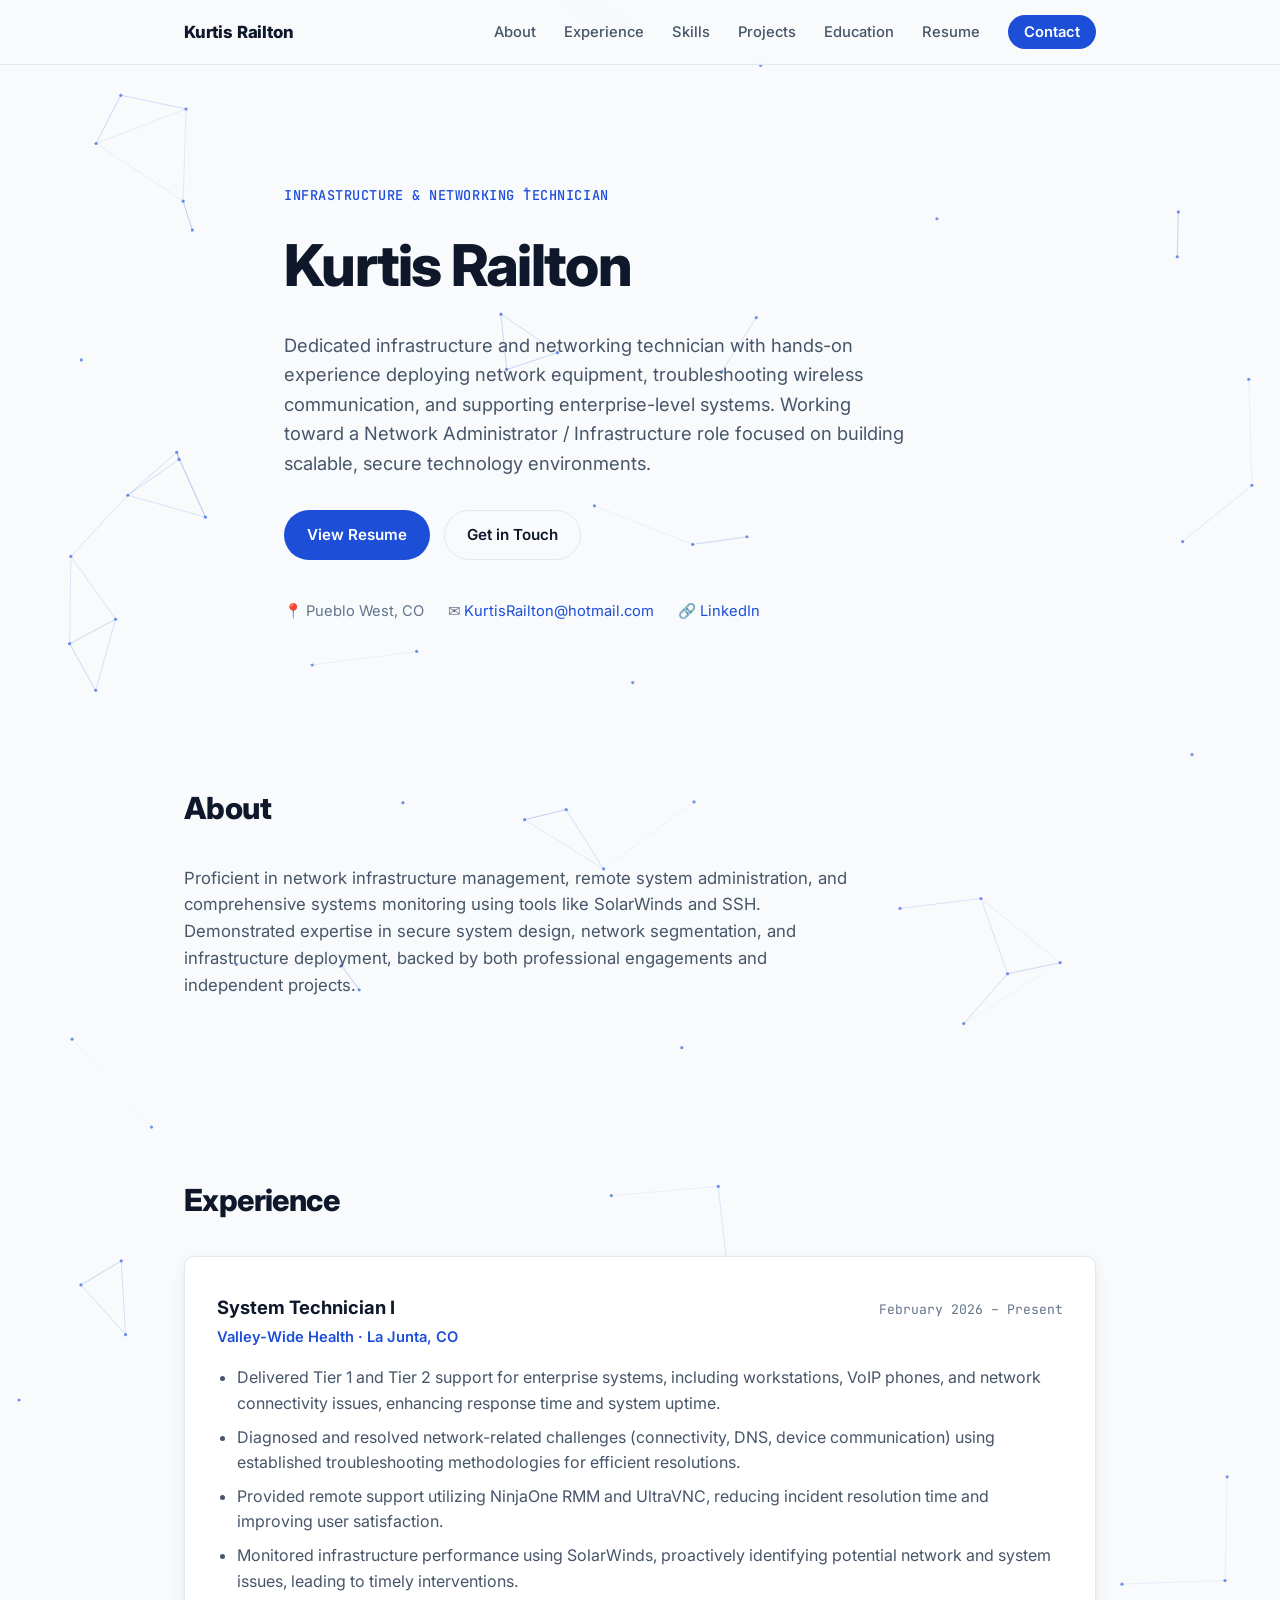
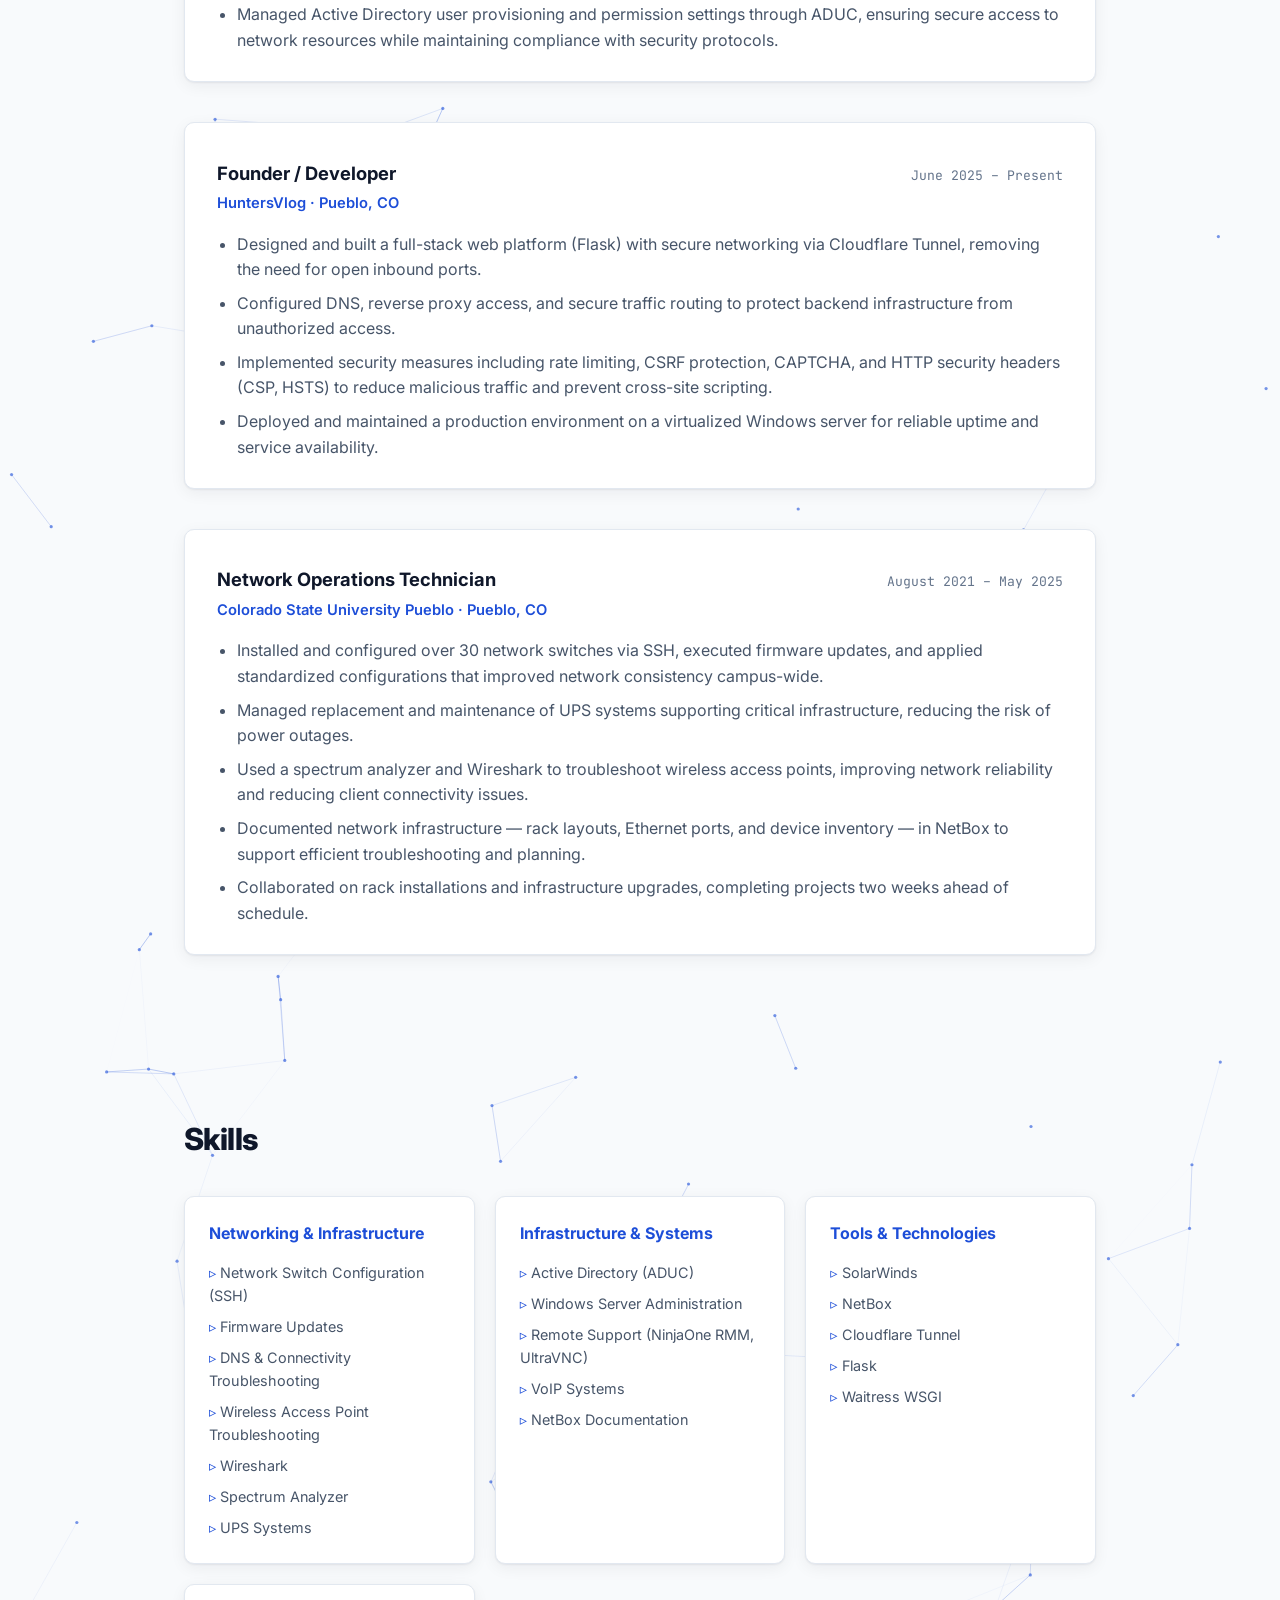
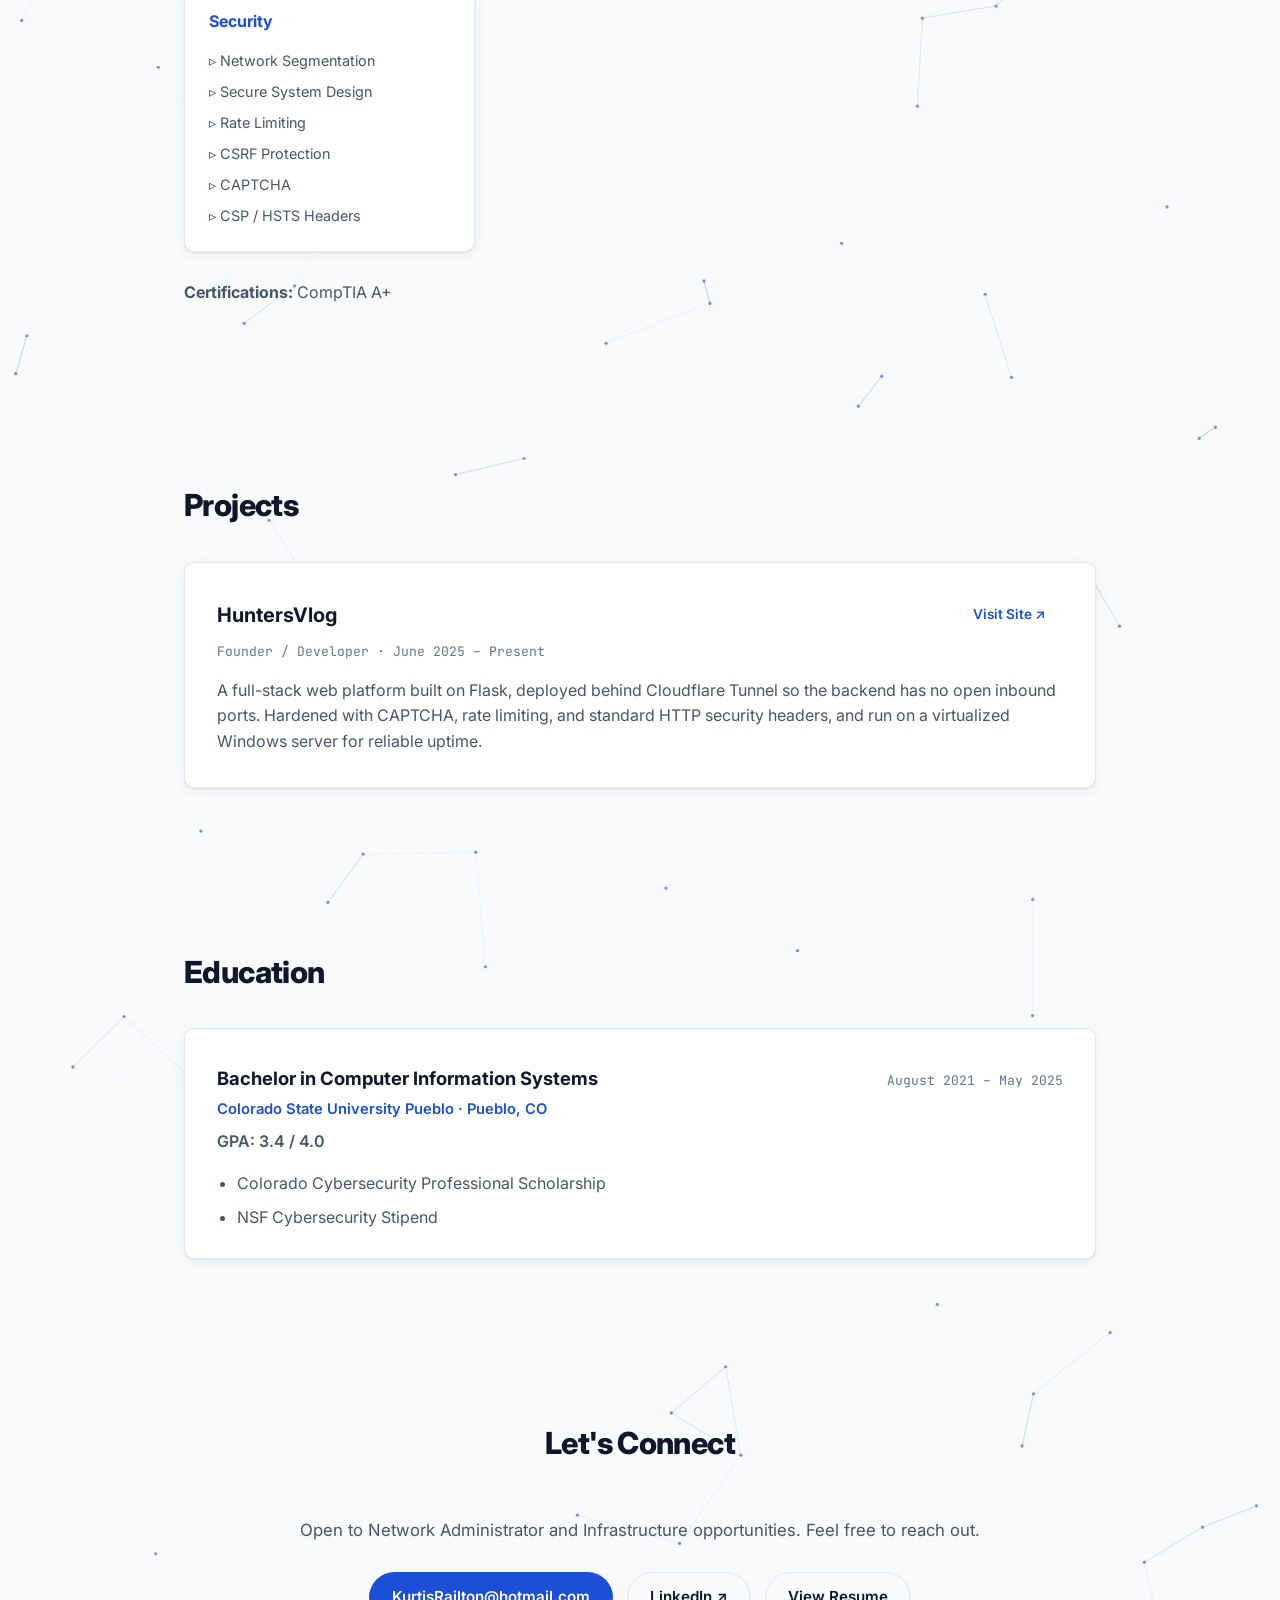
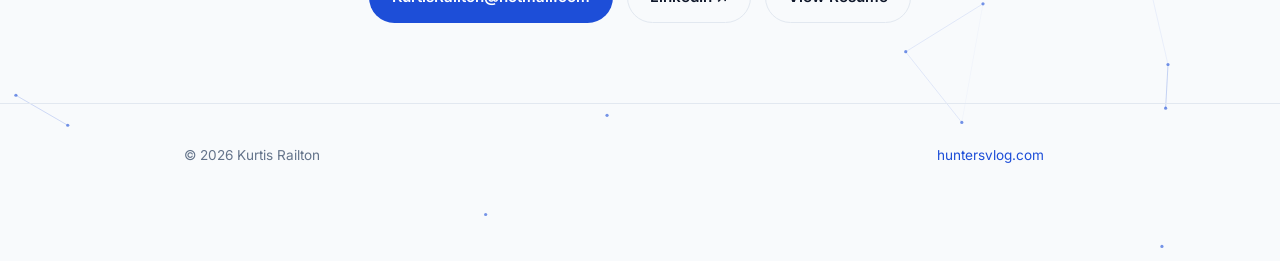
<file: index.html>
<!DOCTYPE html>
<html lang="en">
<head>
<meta charset="UTF-8">
<meta name="viewport" content="width=device-width, initial-scale=1.0">
<title>Kurtis Railton — Infrastructure & Networking Technician</title>
<meta name="description" content="Portfolio and resume of Kurtis Railton, Infrastructure and Networking Technician based in Pueblo West, CO.">
<link rel="preconnect" href="https://fonts.googleapis.com">
<link rel="preconnect" href="https://fonts.gstatic.com" crossorigin>
<link href="https://fonts.googleapis.com/css2?family=Inter:wght@400;500;600;700;800&family=JetBrains+Mono:wght@400;500&display=swap" rel="stylesheet">
<link rel="stylesheet" href="css/style.css">
</head>
<body>

<canvas id="bgCanvas" class="bg-canvas" aria-hidden="true"></canvas>

<a class="skip-link" href="#main">Skip to content</a>

<header class="site-header">
  <nav class="nav container">
    <a href="#top" class="nav-brand">Kurtis Railton</a>
    <button class="nav-toggle" id="navToggle" aria-label="Toggle navigation" aria-expanded="false">
      <span></span><span></span><span></span>
    </button>
    <ul class="nav-links" id="navLinks">
      <li><a href="#about">About</a></li>
      <li><a href="#experience">Experience</a></li>
      <li><a href="#skills">Skills</a></li>
      <li><a href="#projects">Projects</a></li>
      <li><a href="#education">Education</a></li>
      <li><a href="resume.html">Resume</a></li>
      <li><a href="#contact" class="nav-cta">Contact</a></li>
    </ul>
  </nav>
</header>

<main id="main">

  <section id="top" class="hero">
    <div class="container hero-inner">
      <p class="eyebrow">Infrastructure &amp; Networking Technician</p>
      <h1>Kurtis Railton</h1>
      <p class="hero-lede">
        Dedicated infrastructure and networking technician with hands-on experience deploying
        network equipment, troubleshooting wireless communication, and supporting enterprise-level
        systems. Working toward a Network Administrator / Infrastructure role focused on building
        scalable, secure technology environments.
      </p>
      <div class="hero-actions">
        <a href="resume.html" class="btn btn-primary">View Resume</a>
        <a href="#contact" class="btn btn-ghost">Get in Touch</a>
      </div>
      <ul class="hero-meta">
        <li>📍 Pueblo West, CO</li>
        <li>✉️ <a href="mailto:KurtisRailton@hotmail.com">KurtisRailton@hotmail.com</a></li>
        <li>🔗 <a href="https://www.linkedin.com/in/kurtis-railton/" target="_blank" rel="noopener">LinkedIn</a></li>
      </ul>
    </div>
  </section>

  <section id="about" class="section">
    <div class="container">
      <h2 class="section-title reveal">About</h2>
      <p class="section-lede reveal">
        Proficient in network infrastructure management, remote system administration, and
        comprehensive systems monitoring using tools like SolarWinds and SSH. Demonstrated
        expertise in secure system design, network segmentation, and infrastructure deployment,
        backed by both professional engagements and independent projects.
      </p>
    </div>
  </section>

  <section id="experience" class="section section-alt">
    <div class="container">
      <h2 class="section-title reveal">Experience</h2>

      <div class="timeline">

        <article class="timeline-item reveal">
          <div class="timeline-header">
            <div>
              <h3>System Technician I</h3>
              <p class="timeline-org">Valley-Wide Health · La Junta, CO</p>
            </div>
            <p class="timeline-date">February 2026 – Present</p>
          </div>
          <ul class="timeline-list">
            <li>Delivered Tier 1 and Tier 2 support for enterprise systems, including workstations, VoIP phones, and network connectivity issues, enhancing response time and system uptime.</li>
            <li>Diagnosed and resolved network-related challenges (connectivity, DNS, device communication) using established troubleshooting methodologies for efficient resolutions.</li>
            <li>Provided remote support utilizing NinjaOne RMM and UltraVNC, reducing incident resolution time and improving user satisfaction.</li>
            <li>Monitored infrastructure performance using SolarWinds, proactively identifying potential network and system issues, leading to timely interventions.</li>
            <li>Managed Active Directory user provisioning and permission settings through ADUC, ensuring secure access to network resources while maintaining compliance with security protocols.</li>
          </ul>
        </article>

        <article class="timeline-item reveal">
          <div class="timeline-header">
            <div>
              <h3>Founder / Developer</h3>
              <p class="timeline-org">HuntersVlog · Pueblo, CO</p>
            </div>
            <p class="timeline-date">June 2025 – Present</p>
          </div>
          <ul class="timeline-list">
            <li>Designed and built a full-stack web platform (Flask) with secure networking via Cloudflare Tunnel, removing the need for open inbound ports.</li>
            <li>Configured DNS, reverse proxy access, and secure traffic routing to protect backend infrastructure from unauthorized access.</li>
            <li>Implemented security measures including rate limiting, CSRF protection, CAPTCHA, and HTTP security headers (CSP, HSTS) to reduce malicious traffic and prevent cross-site scripting.</li>
            <li>Deployed and maintained a production environment on a virtualized Windows server for reliable uptime and service availability.</li>
          </ul>
        </article>

        <article class="timeline-item reveal">
          <div class="timeline-header">
            <div>
              <h3>Network Operations Technician</h3>
              <p class="timeline-org">Colorado State University Pueblo · Pueblo, CO</p>
            </div>
            <p class="timeline-date">August 2021 – May 2025</p>
          </div>
          <ul class="timeline-list">
            <li>Installed and configured over 30 network switches via SSH, executed firmware updates, and applied standardized configurations that improved network consistency campus-wide.</li>
            <li>Managed replacement and maintenance of UPS systems supporting critical infrastructure, reducing the risk of power outages.</li>
            <li>Used a spectrum analyzer and Wireshark to troubleshoot wireless access points, improving network reliability and reducing client connectivity issues.</li>
            <li>Documented network infrastructure — rack layouts, Ethernet ports, and device inventory — in NetBox to support efficient troubleshooting and planning.</li>
            <li>Collaborated on rack installations and infrastructure upgrades, completing projects two weeks ahead of schedule.</li>
          </ul>
        </article>

      </div>
    </div>
  </section>

  <section id="skills" class="section">
    <div class="container">
      <h2 class="section-title reveal">Skills</h2>
      <div class="skills-grid">
        <div class="skill-card reveal">
          <h3>Networking &amp; Infrastructure</h3>
          <ul class="tag-list">
            <li>Network Switch Configuration (SSH)</li>
            <li>Firmware Updates</li>
            <li>DNS &amp; Connectivity Troubleshooting</li>
            <li>Wireless Access Point Troubleshooting</li>
            <li>Wireshark</li>
            <li>Spectrum Analyzer</li>
            <li>UPS Systems</li>
          </ul>
        </div>
        <div class="skill-card reveal">
          <h3>Infrastructure &amp; Systems</h3>
          <ul class="tag-list">
            <li>Active Directory (ADUC)</li>
            <li>Windows Server Administration</li>
            <li>Remote Support (NinjaOne RMM, UltraVNC)</li>
            <li>VoIP Systems</li>
            <li>NetBox Documentation</li>
          </ul>
        </div>
        <div class="skill-card reveal">
          <h3>Tools &amp; Technologies</h3>
          <ul class="tag-list">
            <li>SolarWinds</li>
            <li>NetBox</li>
            <li>Cloudflare Tunnel</li>
            <li>Flask</li>
            <li>Waitress WSGI</li>
          </ul>
        </div>
        <div class="skill-card reveal">
          <h3>Security</h3>
          <ul class="tag-list">
            <li>Network Segmentation</li>
            <li>Secure System Design</li>
            <li>Rate Limiting</li>
            <li>CSRF Protection</li>
            <li>CAPTCHA</li>
            <li>CSP / HSTS Headers</li>
          </ul>
        </div>
      </div>
      <p class="cert-line"><strong>Certifications:</strong> CompTIA A+</p>
    </div>
  </section>

  <section id="projects" class="section section-alt">
    <div class="container">
      <h2 class="section-title reveal">Projects</h2>
      <div class="project-card reveal">
        <div class="project-card-header">
          <h3>HuntersVlog</h3>
          <a href="https://www.huntersvlog.com" target="_blank" rel="noopener" class="btn btn-small">Visit Site ↗</a>
        </div>
        <p class="project-role">Founder / Developer · June 2025 – Present</p>
        <p>
          A full-stack web platform built on Flask, deployed behind Cloudflare Tunnel so the
          backend has no open inbound ports. Hardened with CAPTCHA, rate limiting, and standard
          HTTP security headers, and run on a virtualized Windows server for reliable uptime.
        </p>
      </div>
    </div>
  </section>

  <section id="education" class="section">
    <div class="container">
      <h2 class="section-title reveal">Education</h2>
      <article class="timeline-item reveal">
        <div class="timeline-header">
          <div>
            <h3>Bachelor in Computer Information Systems</h3>
            <p class="timeline-org">Colorado State University Pueblo · Pueblo, CO</p>
          </div>
          <p class="timeline-date">August 2021 – May 2025</p>
        </div>
        <p class="timeline-gpa">GPA: 3.4 / 4.0</p>
        <ul class="timeline-list">
          <li>Colorado Cybersecurity Professional Scholarship</li>
          <li>NSF Cybersecurity Stipend</li>
        </ul>
      </article>
    </div>
  </section>

  <section id="contact" class="section section-contact">
    <div class="container contact-inner">
      <h2 class="section-title reveal">Let's Connect</h2>
      <p class="section-lede reveal">
        Open to Network Administrator and Infrastructure opportunities. Feel free to reach out.
      </p>
      <div class="contact-links">
        <a href="mailto:KurtisRailton@hotmail.com" class="btn btn-primary">KurtisRailton@hotmail.com</a>
        <a href="https://www.linkedin.com/in/kurtis-railton/" target="_blank" rel="noopener" class="btn btn-ghost">LinkedIn ↗</a>
        <a href="resume.html" class="btn btn-ghost">View Resume</a>
      </div>
    </div>
  </section>

</main>

<button id="backToTop" class="back-to-top" aria-label="Back to top">↑</button>

<footer class="site-footer">
  <div class="container footer-inner">
    <p>&copy; <span id="year"></span> Kurtis Railton</p>
    <p><a class="huntersvlogFoot" href="https://www.huntersvlog.com" target="_blank" rel="noopener">huntersvlog.com</a></p>
  </div>
</footer>

<script src="js/main.js"></script>
</body>
</html>
</file>
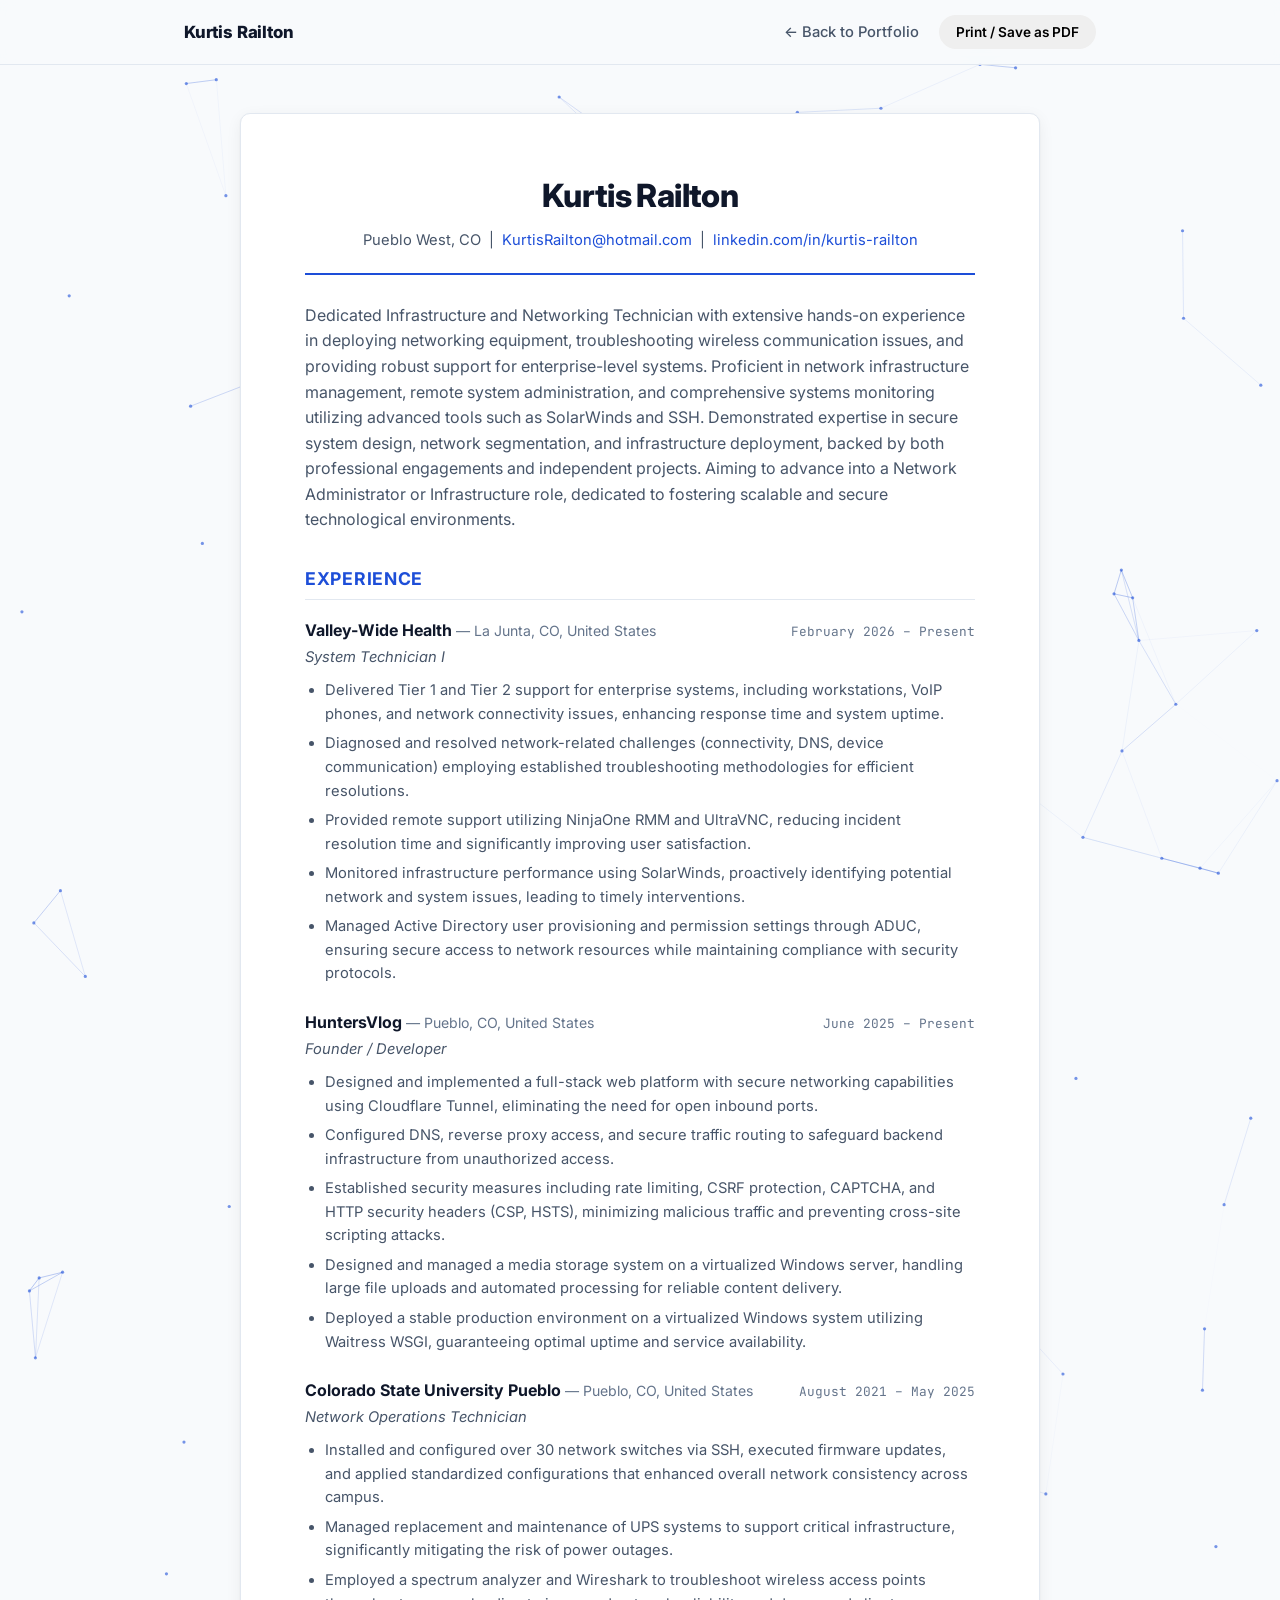
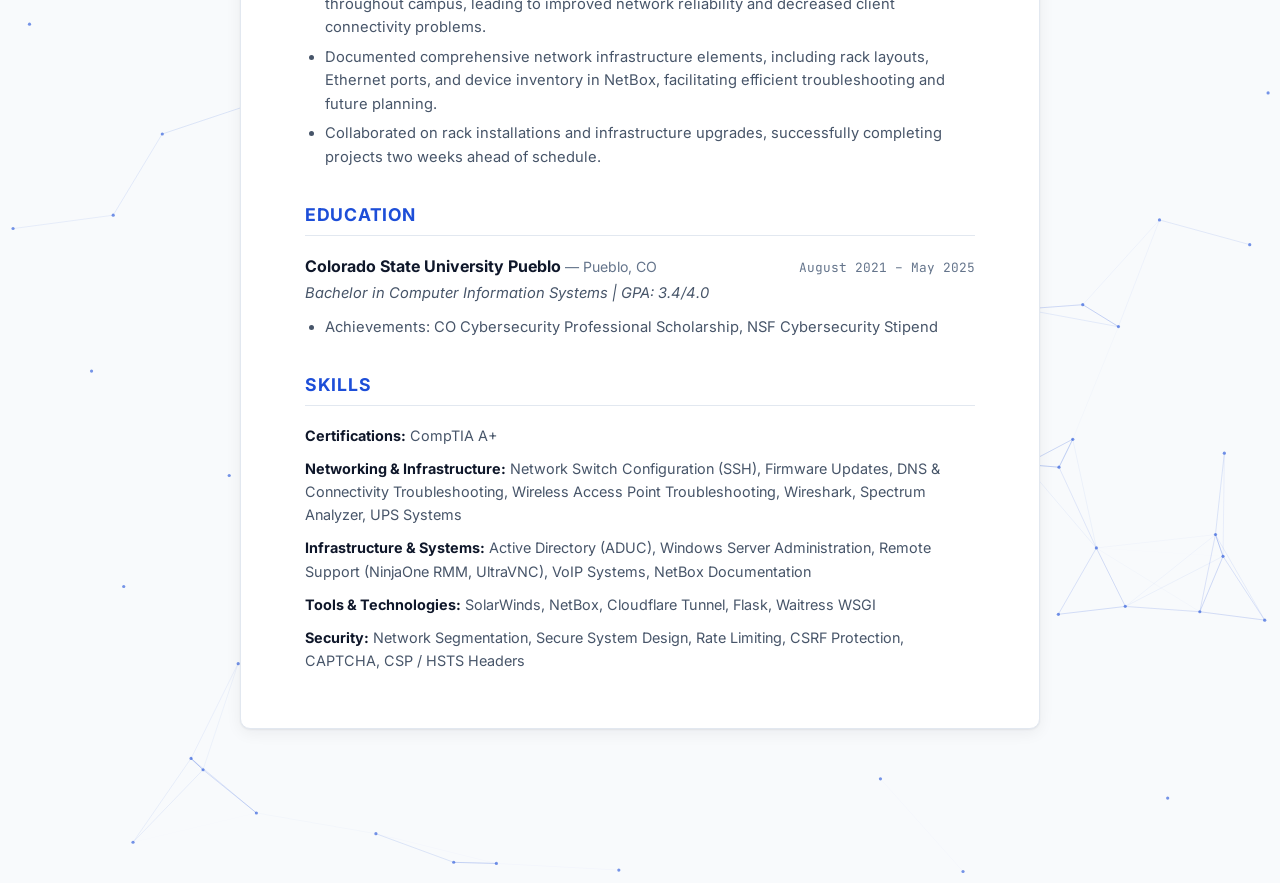
<file: resume.html>
<!DOCTYPE html>
<html lang="en">
<head>
<meta charset="UTF-8">
<meta name="viewport" content="width=device-width, initial-scale=1.0">
<title>Resume — Kurtis Railton</title>
<meta name="description" content="Resume of Kurtis Railton, Infrastructure and Networking Technician.">
<link rel="preconnect" href="https://fonts.googleapis.com">
<link rel="preconnect" href="https://fonts.gstatic.com" crossorigin>
<link href="https://fonts.googleapis.com/css2?family=Inter:wght@400;500;600;700;800&family=JetBrains+Mono:wght@400;500&display=swap" rel="stylesheet">
<link rel="stylesheet" href="css/style.css">
<link rel="stylesheet" href="css/resume.css">
</head>
<body>

<canvas id="bgCanvas" class="bg-canvas" aria-hidden="true"></canvas>

<header class="site-header no-print">
  <nav class="nav container">
    <a href="index.html" class="nav-brand">Kurtis Railton</a>
    <ul class="nav-links nav-links-static">
      <li><a href="index.html">← Back to Portfolio</a></li>
      <li><button class="btn btn-small" id="printBtn">Print / Save as PDF</button></li>
    </ul>
  </nav>
</header>

<main class="resume-page">
  <div class="resume-sheet">

    <header class="resume-head">
      <h1>Kurtis Railton</h1>
      <p class="resume-contact">
        Pueblo West, CO &nbsp;|&nbsp;
        <a href="mailto:KurtisRailton@hotmail.com">KurtisRailton@hotmail.com</a> &nbsp;|&nbsp;
        <a href="https://www.linkedin.com/in/kurtis-railton/" target="_blank" rel="noopener">linkedin.com/in/kurtis-railton</a>
      </p>
    </header>

    <section class="resume-section">
      <p class="resume-summary">
        Dedicated Infrastructure and Networking Technician with extensive hands-on experience in
        deploying networking equipment, troubleshooting wireless communication issues, and
        providing robust support for enterprise-level systems. Proficient in network
        infrastructure management, remote system administration, and comprehensive systems
        monitoring utilizing advanced tools such as SolarWinds and SSH. Demonstrated expertise in
        secure system design, network segmentation, and infrastructure deployment, backed by both
        professional engagements and independent projects. Aiming to advance into a Network
        Administrator or Infrastructure role, dedicated to fostering scalable and secure
        technological environments.
      </p>
    </section>

    <section class="resume-section">
      <h2>Experience</h2>

      <div class="resume-entry">
        <div class="resume-entry-head">
          <h3>Valley-Wide Health <span class="resume-loc">— La Junta, CO, United States</span></h3>
          <span class="resume-date">February 2026 – Present</span>
        </div>
        <p class="resume-role">System Technician I</p>
        <ul>
          <li>Delivered Tier 1 and Tier 2 support for enterprise systems, including workstations, VoIP phones, and network connectivity issues, enhancing response time and system uptime.</li>
          <li>Diagnosed and resolved network-related challenges (connectivity, DNS, device communication) employing established troubleshooting methodologies for efficient resolutions.</li>
          <li>Provided remote support utilizing NinjaOne RMM and UltraVNC, reducing incident resolution time and significantly improving user satisfaction.</li>
          <li>Monitored infrastructure performance using SolarWinds, proactively identifying potential network and system issues, leading to timely interventions.</li>
          <li>Managed Active Directory user provisioning and permission settings through ADUC, ensuring secure access to network resources while maintaining compliance with security protocols.</li>
        </ul>
      </div>

      <div class="resume-entry">
        <div class="resume-entry-head">
          <h3>HuntersVlog <span class="resume-loc">— Pueblo, CO, United States</span></h3>
          <span class="resume-date">June 2025 – Present</span>
        </div>
        <p class="resume-role">Founder / Developer</p>
        <ul>
          <li>Designed and implemented a full-stack web platform with secure networking capabilities using Cloudflare Tunnel, eliminating the need for open inbound ports.</li>
          <li>Configured DNS, reverse proxy access, and secure traffic routing to safeguard backend infrastructure from unauthorized access.</li>
          <li>Established security measures including rate limiting, CSRF protection, CAPTCHA, and HTTP security headers (CSP, HSTS), minimizing malicious traffic and preventing cross-site scripting attacks.</li>
          <li>Designed and managed a media storage system on a virtualized Windows server, handling large file uploads and automated processing for reliable content delivery.</li>
          <li>Deployed a stable production environment on a virtualized Windows system utilizing Waitress WSGI, guaranteeing optimal uptime and service availability.</li>
        </ul>
      </div>

      <div class="resume-entry">
        <div class="resume-entry-head">
          <h3>Colorado State University Pueblo <span class="resume-loc">— Pueblo, CO, United States</span></h3>
          <span class="resume-date">August 2021 – May 2025</span>
        </div>
        <p class="resume-role">Network Operations Technician</p>
        <ul>
          <li>Installed and configured over 30 network switches via SSH, executed firmware updates, and applied standardized configurations that enhanced overall network consistency across campus.</li>
          <li>Managed replacement and maintenance of UPS systems to support critical infrastructure, significantly mitigating the risk of power outages.</li>
          <li>Employed a spectrum analyzer and Wireshark to troubleshoot wireless access points throughout campus, leading to improved network reliability and decreased client connectivity problems.</li>
          <li>Documented comprehensive network infrastructure elements, including rack layouts, Ethernet ports, and device inventory in NetBox, facilitating efficient troubleshooting and future planning.</li>
          <li>Collaborated on rack installations and infrastructure upgrades, successfully completing projects two weeks ahead of schedule.</li>
        </ul>
      </div>
    </section>

    <section class="resume-section">
      <h2>Education</h2>
      <div class="resume-entry">
        <div class="resume-entry-head">
          <h3>Colorado State University Pueblo <span class="resume-loc">— Pueblo, CO</span></h3>
          <span class="resume-date">August 2021 – May 2025</span>
        </div>
        <p class="resume-role">Bachelor in Computer Information Systems | GPA: 3.4/4.0</p>
        <ul>
          <li>Achievements: CO Cybersecurity Professional Scholarship, NSF Cybersecurity Stipend</li>
        </ul>
      </div>
    </section>

    <section class="resume-section">
      <h2>Skills</h2>
      <div class="resume-skills">
        <p><strong>Certifications:</strong> CompTIA A+</p>
        <p><strong>Networking &amp; Infrastructure:</strong> Network Switch Configuration (SSH), Firmware Updates, DNS &amp; Connectivity Troubleshooting, Wireless Access Point Troubleshooting, Wireshark, Spectrum Analyzer, UPS Systems</p>
        <p><strong>Infrastructure &amp; Systems:</strong> Active Directory (ADUC), Windows Server Administration, Remote Support (NinjaOne RMM, UltraVNC), VoIP Systems, NetBox Documentation</p>
        <p><strong>Tools &amp; Technologies:</strong> SolarWinds, NetBox, Cloudflare Tunnel, Flask, Waitress WSGI</p>
        <p><strong>Security:</strong> Network Segmentation, Secure System Design, Rate Limiting, CSRF Protection, CAPTCHA, CSP / HSTS Headers</p>
      </div>
    </section>

  </div>
</main>

<script src="js/main.js"></script>
<script>
  document.getElementById('printBtn').addEventListener('click', () => window.print());
</script>
</body>
</html>
</file>
<file: css/style.css>
/* ---------- Design tokens ---------- */
:root {
  --bg: #f8fafc;
  --bg-alt: #eef2f7;
  --surface: #ffffff;
  --border: #e2e8f0;
  --text: #0f172a;
  --text-muted: #475569;
  --text-faint: #64748b;
  --accent: #1d4ed8;
  --accent-hover: #1e40af;
  --accent-soft: #dbeafe;
  --shadow: 0 1px 2px rgba(15, 23, 42, 0.06), 0 4px 16px rgba(15, 23, 42, 0.06);
  --radius: 10px;
  --font-sans: 'Inter', system-ui, -apple-system, Segoe UI, sans-serif;
  --font-mono: 'JetBrains Mono', ui-monospace, monospace;
}

@media (prefers-color-scheme: dark) {
  :root {
    --bg: #0b1220;
    --bg-alt: #0f172a;
    --surface: #111c33;
    --border: #1e293b;
    --text: #f1f5f9;
    --text-muted: #cbd5e1;
    --text-faint: #94a3b8;
    --accent: #60a5fa;
    --accent-hover: #93c5fd;
    --accent-soft: #17233d;
    --shadow: 0 1px 2px rgba(0, 0, 0, 0.3), 0 8px 24px rgba(0, 0, 0, 0.35);
  }
}

* { box-sizing: border-box; }
html { scroll-behavior: smooth; }

body {
  margin: 0;
  color: var(--text);
  font-family: var(--font-sans);
  line-height: 1.6;
  -webkit-font-smoothing: antialiased;
}

.bg-canvas {
  position: absolute;
  top: 0;
  left: 0;
  z-index: -1;
  background: var(--bg);
  pointer-events: none;
}

.container {
  max-width: 960px;
  margin: 0 auto;
  padding: 0 24px;
}

a { color: var(--accent); text-decoration: none; }
a:hover { color: var(--accent-hover); }

.skip-link {
  position: absolute;
  left: -999px;
  top: 0;
  background: var(--accent);
  color: #fff;
  padding: 10px 16px;
  z-index: 100;
}
.skip-link:focus { left: 8px; top: 8px; }

/* ---------- Header / Nav ---------- */
.site-header {
  position: sticky;
  top: 0;
  z-index: 50;
  background: color-mix(in srgb, var(--bg) 88%, transparent);
  backdrop-filter: blur(8px);
  border-bottom: 1px solid var(--border);
}

.nav {
  display: flex;
  align-items: center;
  justify-content: space-between;
  height: 64px;
}

.nav-brand {
  font-weight: 800;
  font-size: 1.05rem;
  color: var(--text);
  letter-spacing: -0.01em;
}
.nav-brand:hover { color: var(--accent); }

.nav-links {
  list-style: none;
  display: flex;
  align-items: center;
  gap: 28px;
  margin: 0;
  padding: 0;
}

.nav-links a {
  position: relative;
  color: var(--text-muted);
  font-size: 0.92rem;
  font-weight: 500;
}
.nav-links a:hover { color: var(--text); }

.nav-links a::after {
  content: "";
  position: absolute;
  left: 0;
  right: 100%;
  bottom: -6px;
  height: 2px;
  background: var(--accent);
  transition: right 0.25s ease;
}
.nav-links a:hover::after,
.nav-links a.active::after { right: 0; }

.nav-links a.active { color: var(--text); }
.nav-links .nav-cta::after { content: none; }

.nav-cta {
  background: var(--accent);
  color: #fff !important;
  padding: 8px 16px;
  border-radius: 999px;
  font-weight: 600 !important;
}
.nav-cta:hover { background: var(--accent-hover); }

.nav-toggle {
  display: none;
  flex-direction: column;
  gap: 5px;
  background: none;
  border: none;
  cursor: pointer;
  padding: 8px;
}
.nav-toggle span {
  width: 22px;
  height: 2px;
  background: var(--text);
  display: block;
}

/* ---------- Buttons ---------- */
.btn {
  display: inline-flex;
  align-items: center;
  gap: 6px;
  padding: 12px 22px;
  border-radius: 999px;
  font-weight: 600;
  font-size: 0.95rem;
  border: 1px solid transparent;
  cursor: pointer;
  font-family: inherit;
}

.btn-primary {
  background: var(--accent);
  color: #fff !important;
}
.btn-primary:hover { background: var(--accent-hover); }

.btn-ghost {
  background: transparent;
  color: var(--text) !important;
  border-color: var(--border);
}
.btn-ghost:hover { border-color: var(--accent); color: var(--accent) !important; }

.btn-small {
  padding: 8px 16px;
  font-size: 0.85rem;
}

/* ---------- Hero ---------- */
.hero {
  padding: 120px 0 80px;
}

.hero-inner { max-width: 760px; }

.eyebrow {
  font-family: var(--font-mono);
  color: var(--accent);
  font-size: 0.85rem;
  font-weight: 500;
  letter-spacing: 0.04em;
  text-transform: uppercase;
  margin: 0 0 12px;
}

.hero h1 {
  font-size: clamp(2.4rem, 5vw, 3.6rem);
  font-weight: 800;
  letter-spacing: -0.03em;
  margin: 0 0 20px;
}

.hero-lede {
  font-size: 1.15rem;
  color: var(--text-muted);
  max-width: 620px;
  margin: 0 0 32px;
}

.hero-actions {
  display: flex;
  gap: 14px;
  margin-bottom: 40px;
  flex-wrap: wrap;
}

.hero-meta {
  list-style: none;
  display: flex;
  gap: 24px;
  flex-wrap: wrap;
  padding: 0;
  margin: 0;
  font-size: 0.92rem;
  color: var(--text-faint);
}

/* ---------- Sections ---------- */
.section { padding: 80px 0; }

.section-title {
  font-size: 1.9rem;
  font-weight: 800;
  letter-spacing: -0.02em;
  margin: 0 0 32px;
}

.section-lede {
  font-size: 1.05rem;
  color: var(--text-muted);
  max-width: 680px;
}

/* ---------- Timeline (experience/education) ---------- */
.timeline {
  display: flex;
  flex-direction: column;
  gap: 40px;
}

.timeline-item {
  background: var(--surface);
  border: 1px solid var(--border);
  border-radius: var(--radius);
  padding: 28px 32px;
  box-shadow: var(--shadow);
  transition: transform 0.25s ease, box-shadow 0.25s ease;
}
.timeline-item:hover {
  transform: translateY(-4px);
  box-shadow: 0 4px 6px rgba(15, 23, 42, 0.08), 0 12px 28px rgba(15, 23, 42, 0.1);
}

.timeline-header {
  display: flex;
  justify-content: space-between;
  align-items: baseline;
  gap: 16px;
  flex-wrap: wrap;
  margin-bottom: 8px;
}

.timeline-header h3 {
  margin: 0;
  font-size: 1.15rem;
  font-weight: 700;
}

.timeline-org {
  margin: 4px 0 0;
  color: var(--accent);
  font-weight: 600;
  font-size: 0.92rem;
}

.timeline-date {
  font-family: var(--font-mono);
  font-size: 0.82rem;
  color: var(--text-faint);
  white-space: nowrap;
}

.timeline-gpa {
  font-weight: 600;
  color: var(--text-muted);
  margin: 4px 0 12px;
}

.timeline-list {
  margin: 16px 0 0;
  padding-left: 20px;
  color: var(--text-muted);
}
.timeline-list li { margin-bottom: 8px; }
.timeline-list li:last-child { margin-bottom: 0; }

/* ---------- Skills ---------- */
.skills-grid {
  display: grid;
  grid-template-columns: repeat(auto-fit, minmax(220px, 1fr));
  gap: 20px;
}

.skill-card {
  background: var(--surface);
  border: 1px solid var(--border);
  border-radius: var(--radius);
  padding: 24px;
  box-shadow: var(--shadow);
  transition: transform 0.25s ease, box-shadow 0.25s ease;
}
.skill-card:hover {
  transform: translateY(-4px);
  box-shadow: 0 4px 6px rgba(15, 23, 42, 0.08), 0 12px 28px rgba(15, 23, 42, 0.1);
}

.skill-card h3 {
  margin: 0 0 14px;
  font-size: 1rem;
  font-weight: 700;
  color: var(--accent);
}

.tag-list {
  list-style: none;
  margin: 0;
  padding: 0;
  display: flex;
  flex-direction: column;
  gap: 8px;
  font-size: 0.9rem;
  color: var(--text-muted);
}

.tag-list li::before {
  content: "▹ ";
  color: var(--accent);
}

.cert-line {
  margin-top: 28px;
  color: var(--text-muted);
}

/* ---------- Projects ---------- */
.project-card {
  background: var(--surface);
  border: 1px solid var(--border);
  border-radius: var(--radius);
  padding: 32px;
  box-shadow: var(--shadow);
  transition: transform 0.25s ease, box-shadow 0.25s ease;
}
.project-card:hover {
  transform: translateY(-4px);
  box-shadow: 0 4px 6px rgba(15, 23, 42, 0.08), 0 12px 28px rgba(15, 23, 42, 0.1);
}

.project-card-header {
  display: flex;
  justify-content: space-between;
  align-items: center;
  gap: 16px;
  flex-wrap: wrap;
  margin-bottom: 6px;
}

.project-card-header h3 {
  margin: 0;
  font-size: 1.25rem;
  font-weight: 700;
}

.project-role {
  font-family: var(--font-mono);
  font-size: 0.82rem;
  color: var(--text-faint);
  margin: 0 0 16px;
}

.project-card p:last-child { color: var(--text-muted); margin: 0; }

/* ---------- Contact ---------- */
.section-contact { text-align: center; }
.contact-inner { display: flex; flex-direction: column; align-items: center; }
.contact-links {
  display: flex;
  gap: 14px;
  flex-wrap: wrap;
  justify-content: center;
  margin-top: 12px;
}

/* ---------- Scroll reveal ---------- */
.reveal {
  opacity: 0;
  transform: translateY(18px);
  transition: opacity 0.6s ease, transform 0.6s ease;
}
.reveal.in-view {
  opacity: 1;
  transform: none;
}

/* ---------- Back to top ---------- */
.back-to-top {
  position: fixed;
  right: 20px;
  bottom: 20px;
  width: 44px;
  height: 44px;
  border-radius: 50%;
  border: 1px solid var(--border);
  background: var(--surface);
  color: var(--text);
  box-shadow: var(--shadow);
  font-size: 1.1rem;
  line-height: 1;
  cursor: pointer;
  display: flex;
  align-items: center;
  justify-content: center;
  opacity: 0;
  visibility: hidden;
  transform: translateY(8px);
  transition: opacity 0.25s ease, transform 0.25s ease, background 0.2s ease, color 0.2s ease, border-color 0.2s ease;
  z-index: 60;
}
.back-to-top.visible {
  opacity: 1;
  visibility: visible;
  transform: none;
}
.back-to-top:hover {
  background: var(--accent);
  color: #fff;
  border-color: var(--accent);
}

@media (prefers-reduced-motion: reduce) {
  .reveal {
    opacity: 1;
    transform: none;
    transition: none;
  }
  .back-to-top { transition: opacity 0.01s linear; }
  .timeline-item, .skill-card, .project-card { transition: none; }
}

/* ---------- Footer ---------- */
.site-footer {
  border-top: 1px solid var(--border);
  padding: 28px 0;
}

.footer-inner {
  display: flex;
  justify-content: space-between;
  flex-wrap: wrap;
  gap: 8px;
  padding-right: 56px;
  color: var(--text-faint);
  font-size: 0.85rem;
}

.huntersvlogFoot {
  margin-right: 20px;
}

/* ---------- Responsive ---------- */
@media (max-width: 720px) {
  .nav-toggle { display: flex; }
  .nav-links {
    position: absolute;
    top: 64px;
    left: 0;
    right: 0;
    background: var(--surface);
    border-bottom: 1px solid var(--border);
    flex-direction: column;
    align-items: flex-start;
    gap: 0;
    padding: 8px 24px 20px;
    display: none;
  }
  .nav-links.open { display: flex; }
  .nav-links li { width: 100%; padding: 10px 0; }
  .nav-cta { display: inline-block; margin-top: 8px; }

  .hero { padding: 100px 0 60px; }
  .section { padding: 56px 0; }
  .timeline-item, .project-card { padding: 22px; }

  .back-to-top { width: 40px; height: 40px; right: 16px; bottom: 16px; }
  .footer-inner {
    flex-direction: column;
    align-items: center;
    text-align: center;
    padding-right: 0;
    padding-bottom: 48px;
  }
}
</file>
<file: css/resume.css>
.nav-links-static {
  display: flex;
  align-items: center;
  gap: 20px;
}
.nav-links-static a { color: var(--text-muted); font-size: 0.92rem; }

.resume-page {
  padding: 48px 24px 96px;
  display: flex;
  justify-content: center;
}

.resume-sheet {
  background: var(--surface);
  border: 1px solid var(--border);
  border-radius: var(--radius);
  box-shadow: var(--shadow);
  max-width: 800px;
  width: 100%;
  padding: 56px 64px;
}

.resume-head {
  text-align: center;
  margin-bottom: 28px;
  padding-bottom: 20px;
  border-bottom: 2px solid var(--accent);
}

.resume-head h1 {
  margin: 0 0 8px;
  font-size: 2rem;
  font-weight: 800;
  letter-spacing: -0.02em;
}

.resume-contact {
  color: var(--text-muted);
  font-size: 0.92rem;
  margin: 0;
}

.resume-section { margin-bottom: 32px; }
.resume-section:last-child { margin-bottom: 0; }

.resume-section h2 {
  font-size: 1.1rem;
  font-weight: 700;
  text-transform: uppercase;
  letter-spacing: 0.04em;
  color: var(--accent);
  margin: 0 0 18px;
  padding-bottom: 6px;
  border-bottom: 1px solid var(--border);
}

.resume-summary {
  color: var(--text-muted);
  margin: 0;
}

.resume-entry { margin-bottom: 24px; }
.resume-entry:last-child { margin-bottom: 0; }

.resume-entry-head {
  display: flex;
  justify-content: space-between;
  align-items: baseline;
  gap: 12px;
  flex-wrap: wrap;
}

.resume-entry-head h3 {
  margin: 0;
  font-size: 1rem;
  font-weight: 700;
}

.resume-loc {
  font-weight: 400;
  color: var(--text-faint);
  font-size: 0.88rem;
}

.resume-date {
  font-family: var(--font-mono);
  font-size: 0.8rem;
  color: var(--text-faint);
  white-space: nowrap;
}

.resume-role {
  font-style: italic;
  color: var(--text-muted);
  margin: 2px 0 10px;
  font-size: 0.92rem;
}

.resume-entry ul {
  margin: 0;
  padding-left: 20px;
  color: var(--text-muted);
  font-size: 0.92rem;
}
.resume-entry ul li { margin-bottom: 6px; }
.resume-entry ul li:last-child { margin-bottom: 0; }

.resume-skills p {
  margin: 0 0 10px;
  font-size: 0.9rem;
  color: var(--text-muted);
}
.resume-skills p:last-child { margin-bottom: 0; }
.resume-skills strong { color: var(--text); }

@media (max-width: 640px) {
  .resume-sheet { padding: 32px 24px; }
}

/* ---------- Print ---------- */
@media print {
  .no-print { display: none !important; }
  .bg-canvas { display: none !important; }
  body { background: #fff; }
  .resume-page { padding: 0; }
  .resume-sheet {
    box-shadow: none;
    border: none;
    max-width: 100%;
    padding: 0;
  }
  a { color: inherit; text-decoration: none; }
}
</file>
